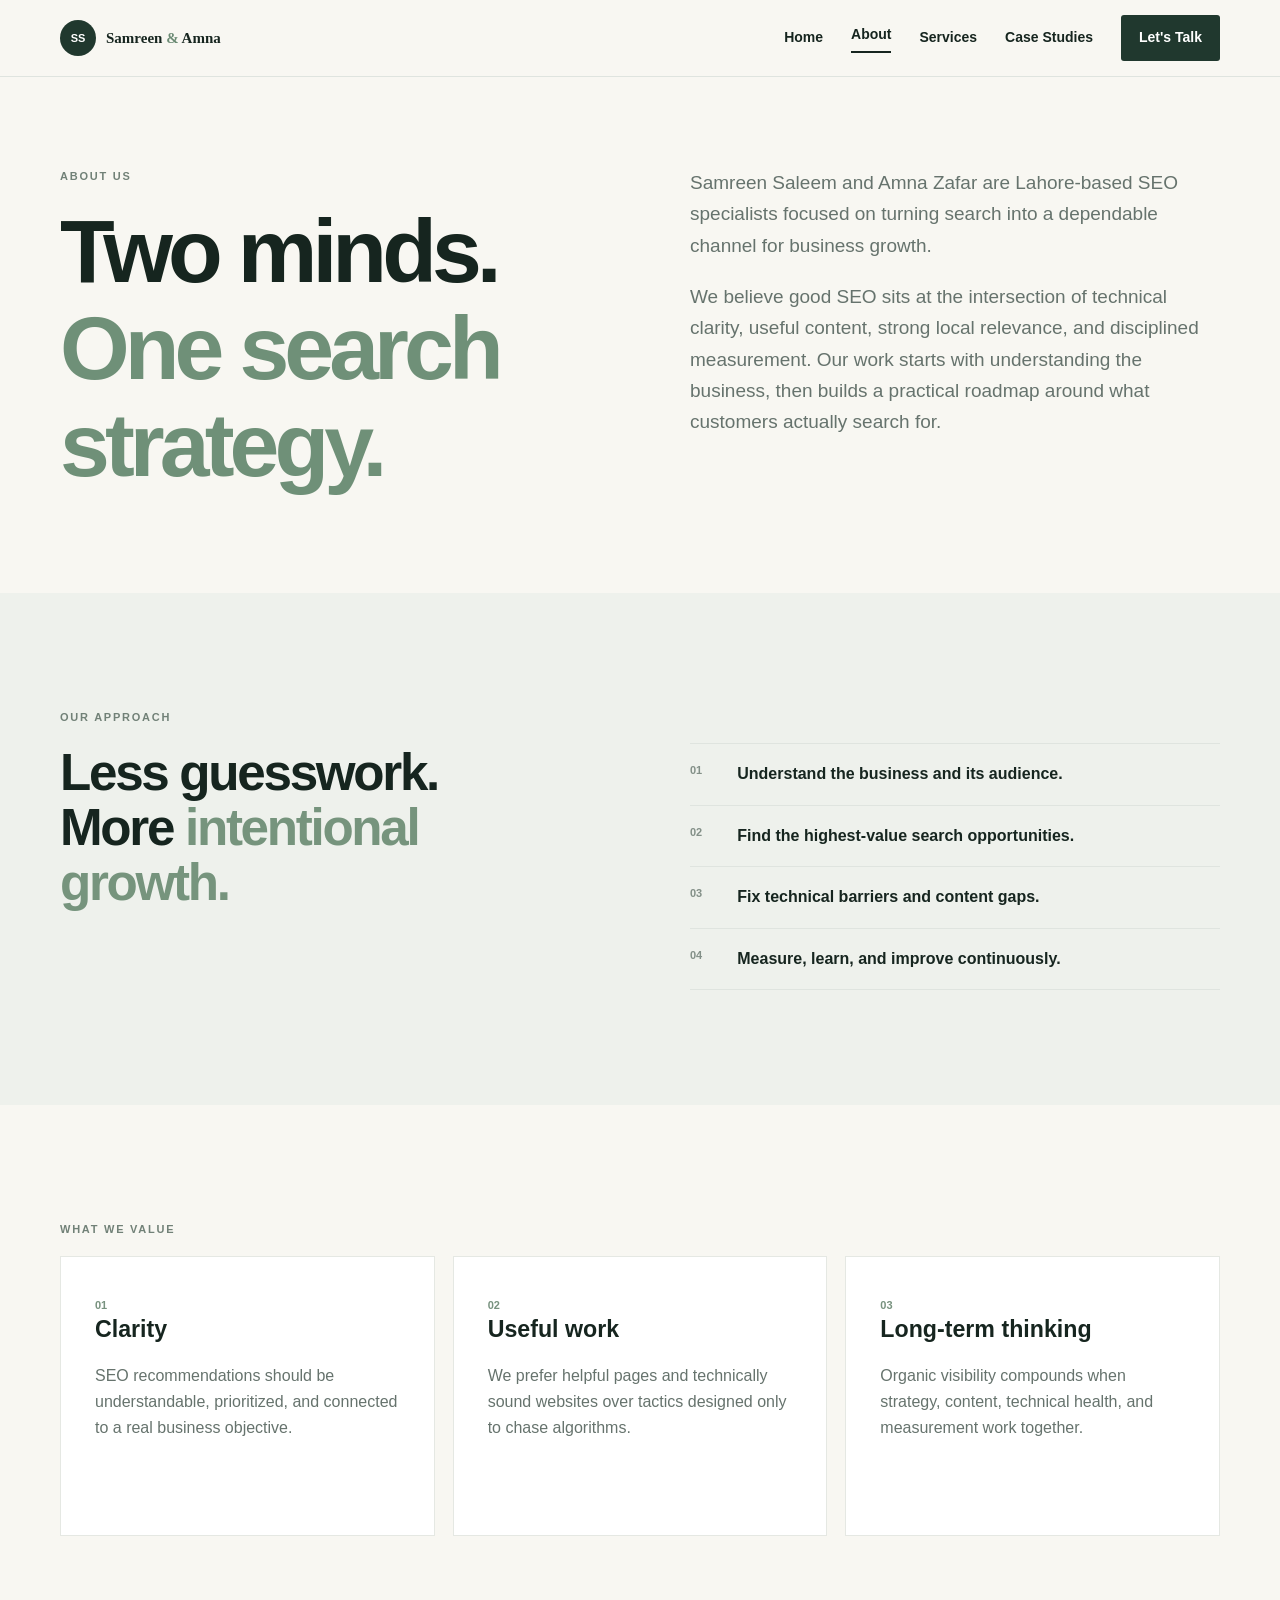
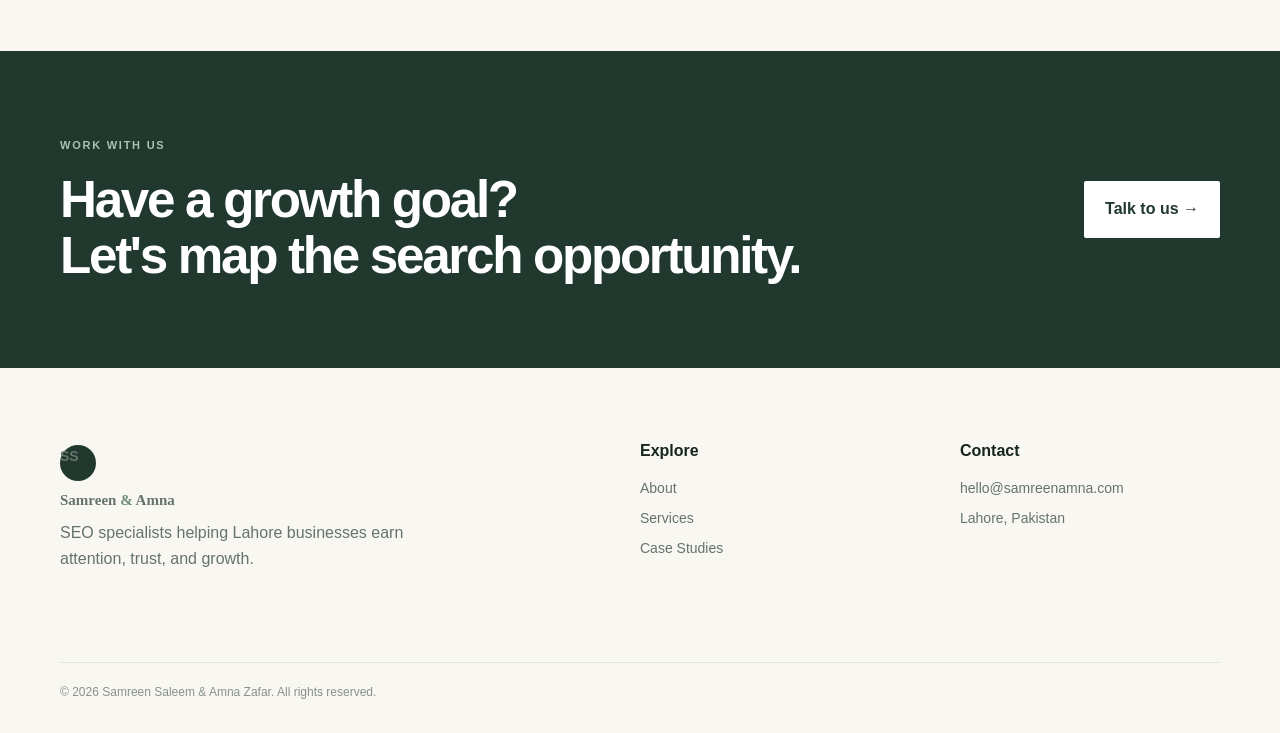
<file: about.html>
<!doctype html><html lang="en"><head><meta charset="utf-8"><meta name="viewport" content="width=device-width,initial-scale=1"><meta name="theme-color" content="#20382e"><title>About Samreen Saleem & Amna Zafar | SEO Specialists Lahore</title><meta name="description" content="Meet Samreen Saleem and Amna Zafar, SEO specialists helping businesses in Lahore build sustainable organic growth."><link rel="canonical" href="https://henrybella2211-coder.github.io/samreen-amna-seo/about.html"><link rel="stylesheet" href="assets/style.css"></head><body><header class="site-header"><div class="container nav"><a class="brand" href="index.html"><span>SS</span><strong>Samreen <i>&</i> Amna</strong></a><button class="menu" aria-label="Toggle navigation">☰</button><nav><a href="index.html">Home</a><a class="active" href="about.html">About</a><a href="services.html">Services</a><a href="case-studies.html">Case Studies</a><a class="nav-cta" href="contact.html">Let's Talk</a></nav></div></header><main><section class="hero"><div class="container two-col"><div><p class="eyebrow">ABOUT US</p><h1>Two minds.<br><span>One search strategy.</span></h1></div><div><p class="lead">Samreen Saleem and Amna Zafar are Lahore-based SEO specialists focused on turning search into a dependable channel for business growth.</p><p class="body-copy">We believe good SEO sits at the intersection of technical clarity, useful content, strong local relevance, and disciplined measurement. Our work starts with understanding the business, then builds a practical roadmap around what customers actually search for.</p></div></div></section><section class="section soft"><div class="container two-col"><div><p class="eyebrow">OUR APPROACH</p><h2>Less guesswork.<br>More <em>intentional growth.</em></h2></div><div class="mini-list"><div><b>01</b><span>Understand the business and its audience.</span></div><div><b>02</b><span>Find the highest-value search opportunities.</span></div><div><b>03</b><span>Fix technical barriers and content gaps.</span></div><div><b>04</b><span>Measure, learn, and improve continuously.</span></div></div></div></section><section class="section"><div class="container"><p class="eyebrow">WHAT WE VALUE</p><div class="cards"><article><span class="num">01</span><h3>Clarity</h3><p>SEO recommendations should be understandable, prioritized, and connected to a real business objective.</p></article><article><span class="num">02</span><h3>Useful work</h3><p>We prefer helpful pages and technically sound websites over tactics designed only to chase algorithms.</p></article><article><span class="num">03</span><h3>Long-term thinking</h3><p>Organic visibility compounds when strategy, content, technical health, and measurement work together.</p></article></div></div></section><section class="cta"><div class="container cta-inner"><div><p class="eyebrow">WORK WITH US</p><h2>Have a growth goal?<br>Let's map the search opportunity.</h2></div><a class="btn light" href="contact.html">Talk to us →</a></div></section></main><footer><div class="container footer-grid"><div><a class="brand" href="index.html"><span>SS</span><strong>Samreen <i>&</i> Amna</strong></a><p>SEO specialists helping Lahore businesses earn attention, trust, and growth.</p></div><div><b>Explore</b><a href="about.html">About</a><a href="services.html">Services</a><a href="case-studies.html">Case Studies</a></div><div><b>Contact</b><a href="mailto:hello@samreenamna.com">hello@samreenamna.com</a><span>Lahore, Pakistan</span></div></div><div class="container copyright">© 2026 Samreen Saleem & Amna Zafar. All rights reserved.</div></footer><script src="assets/script.js"></script></body></html>
</file>
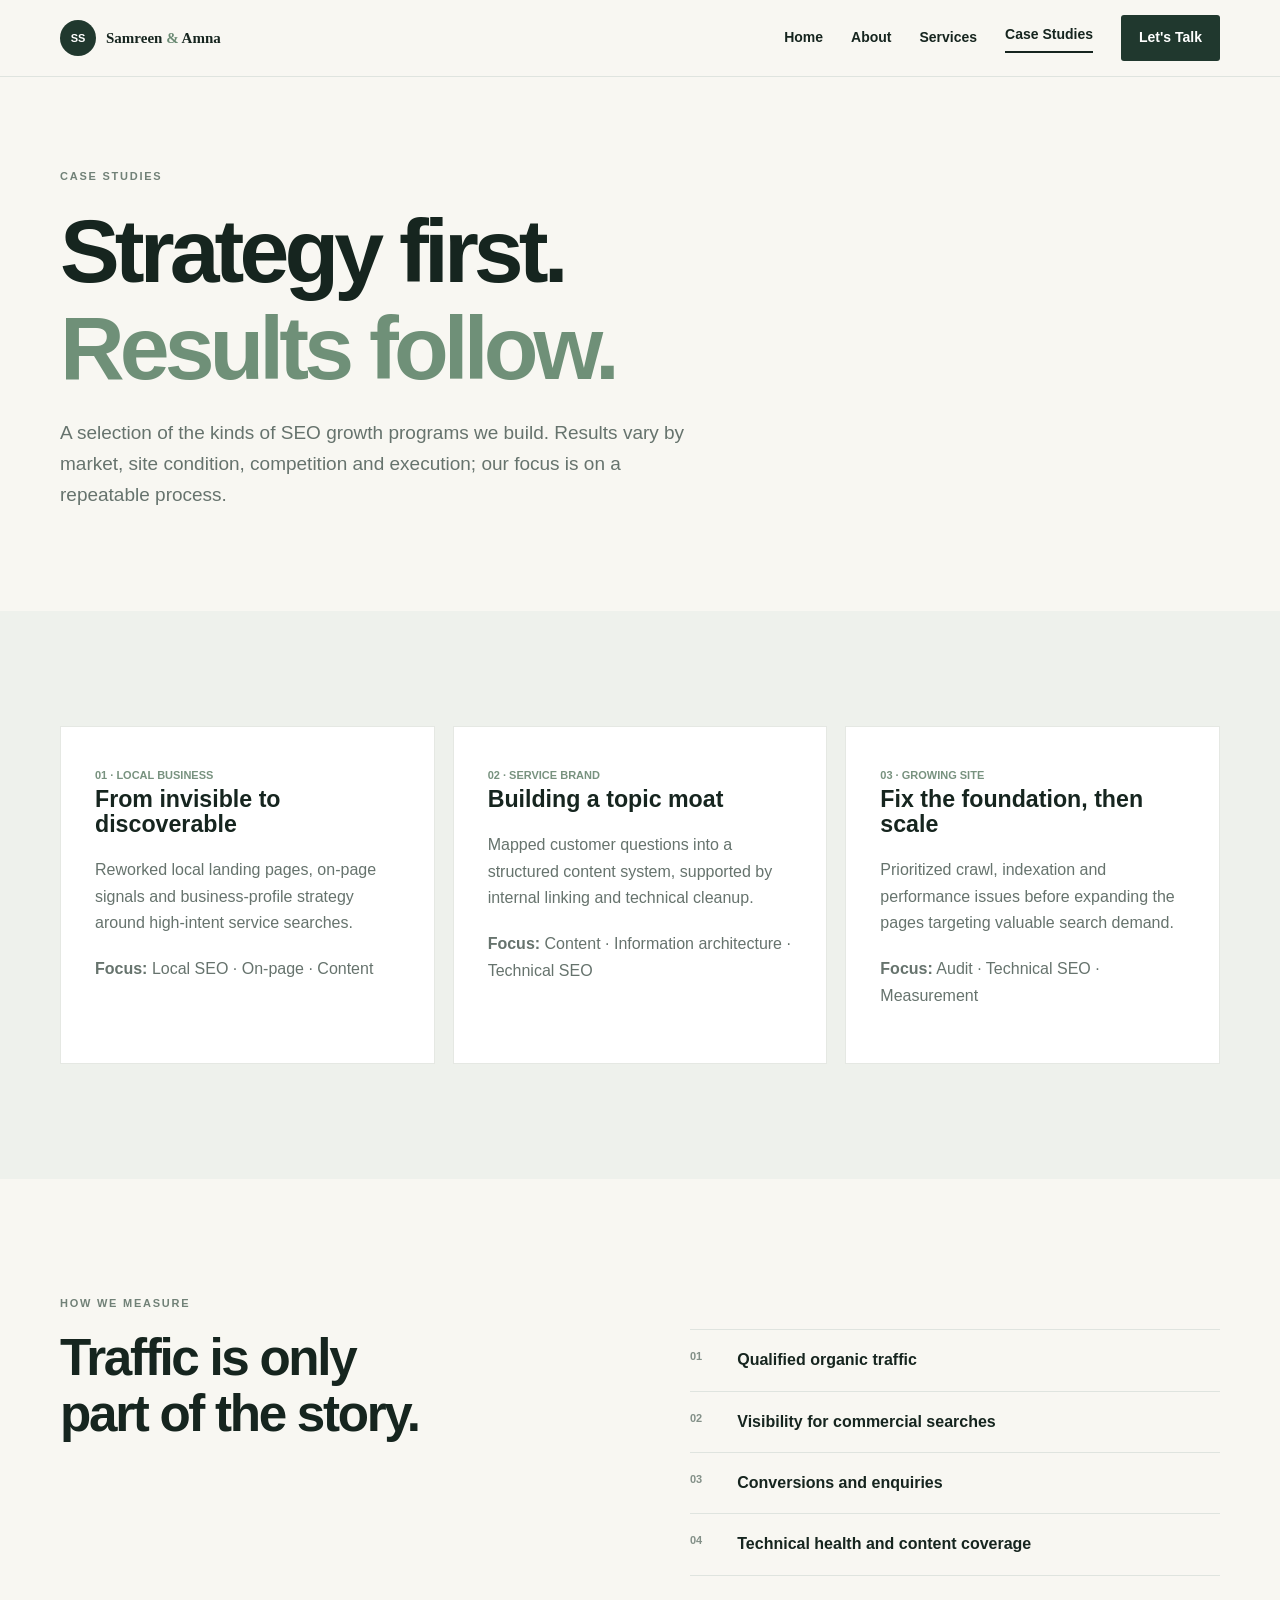
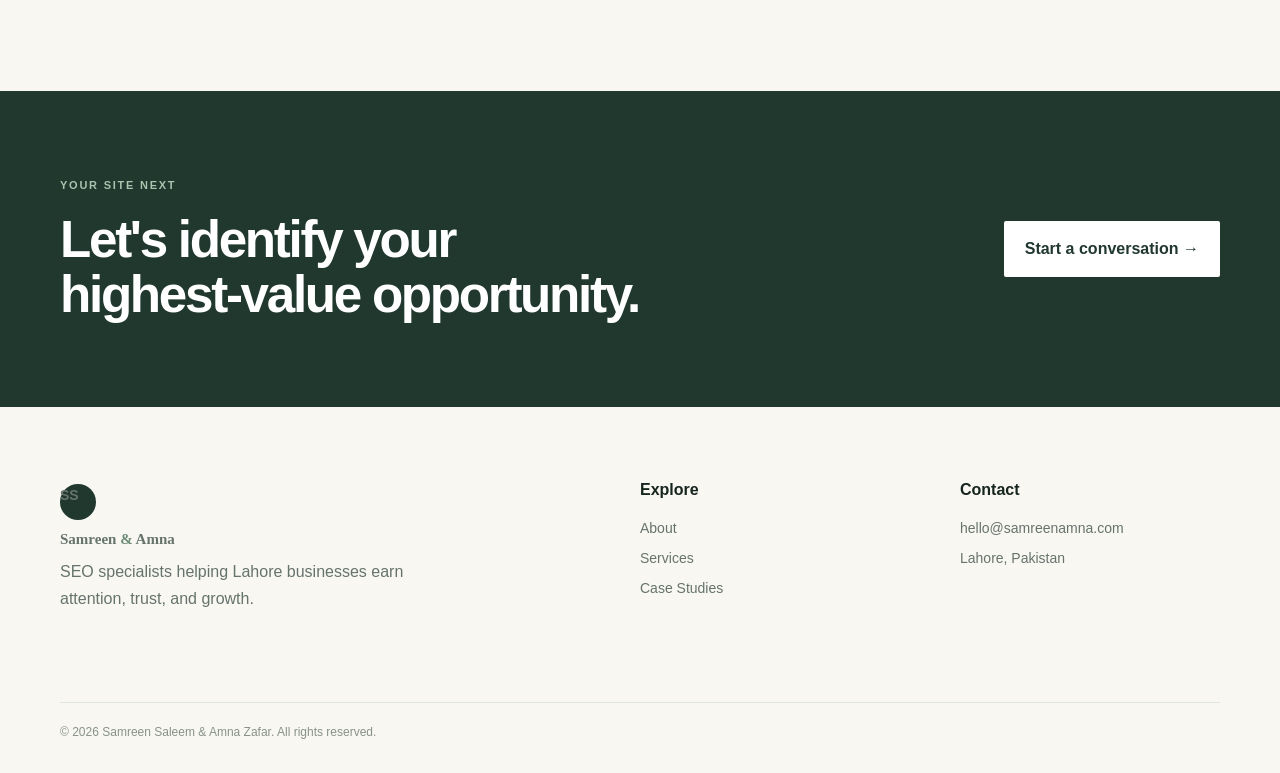
<file: case-studies.html>
<!doctype html><html lang="en"><head><meta charset="utf-8"><meta name="viewport" content="width=device-width,initial-scale=1"><meta name="theme-color" content="#20382e"><title>SEO Case Studies | Samreen Saleem & Amna Zafar</title><meta name="description" content="Selected SEO project frameworks and measurement approaches from Samreen Saleem and Amna Zafar."><link rel="canonical" href="https://henrybella2211-coder.github.io/samreen-amna-seo/case-studies.html"><link rel="stylesheet" href="assets/style.css"></head><body><header class="site-header"><div class="container nav"><a class="brand" href="index.html"><span>SS</span><strong>Samreen <i>&</i> Amna</strong></a><button class="menu" aria-label="Toggle navigation">☰</button><nav><a href="index.html">Home</a><a href="about.html">About</a><a href="services.html">Services</a><a class="active" href="case-studies.html">Case Studies</a><a class="nav-cta" href="contact.html">Let's Talk</a></nav></div></header><main><section class="hero"><div class="container"><p class="eyebrow">CASE STUDIES</p><h1>Strategy first.<br><span>Results follow.</span></h1><p class="lead">A selection of the kinds of SEO growth programs we build. Results vary by market, site condition, competition and execution; our focus is on a repeatable process.</p></div></section><section class="section soft"><div class="container"><div class="cards"><article><span class="num">01 · LOCAL BUSINESS</span><h3>From invisible to discoverable</h3><p>Reworked local landing pages, on-page signals and business-profile strategy around high-intent service searches.</p><p><b>Focus:</b> Local SEO · On-page · Content</p></article><article><span class="num">02 · SERVICE BRAND</span><h3>Building a topic moat</h3><p>Mapped customer questions into a structured content system, supported by internal linking and technical cleanup.</p><p><b>Focus:</b> Content · Information architecture · Technical SEO</p></article><article><span class="num">03 · GROWING SITE</span><h3>Fix the foundation, then scale</h3><p>Prioritized crawl, indexation and performance issues before expanding the pages targeting valuable search demand.</p><p><b>Focus:</b> Audit · Technical SEO · Measurement</p></article></div></div></section><section class="section"><div class="container two-col"><div><p class="eyebrow">HOW WE MEASURE</p><h2>Traffic is only<br>part of the story.</h2></div><div class="mini-list"><div><b>01</b><span>Qualified organic traffic</span></div><div><b>02</b><span>Visibility for commercial searches</span></div><div><b>03</b><span>Conversions and enquiries</span></div><div><b>04</b><span>Technical health and content coverage</span></div></div></div></section><section class="cta"><div class="container cta-inner"><div><p class="eyebrow">YOUR SITE NEXT</p><h2>Let's identify your<br>highest-value opportunity.</h2></div><a class="btn light" href="contact.html">Start a conversation →</a></div></section></main><footer><div class="container footer-grid"><div><a class="brand" href="index.html"><span>SS</span><strong>Samreen <i>&</i> Amna</strong></a><p>SEO specialists helping Lahore businesses earn attention, trust, and growth.</p></div><div><b>Explore</b><a href="about.html">About</a><a href="services.html">Services</a><a href="case-studies.html">Case Studies</a></div><div><b>Contact</b><a href="mailto:hello@samreenamna.com">hello@samreenamna.com</a><span>Lahore, Pakistan</span></div></div><div class="container copyright">© 2026 Samreen Saleem & Amna Zafar. All rights reserved.</div></footer><script src="assets/script.js"></script></body></html>
</file>
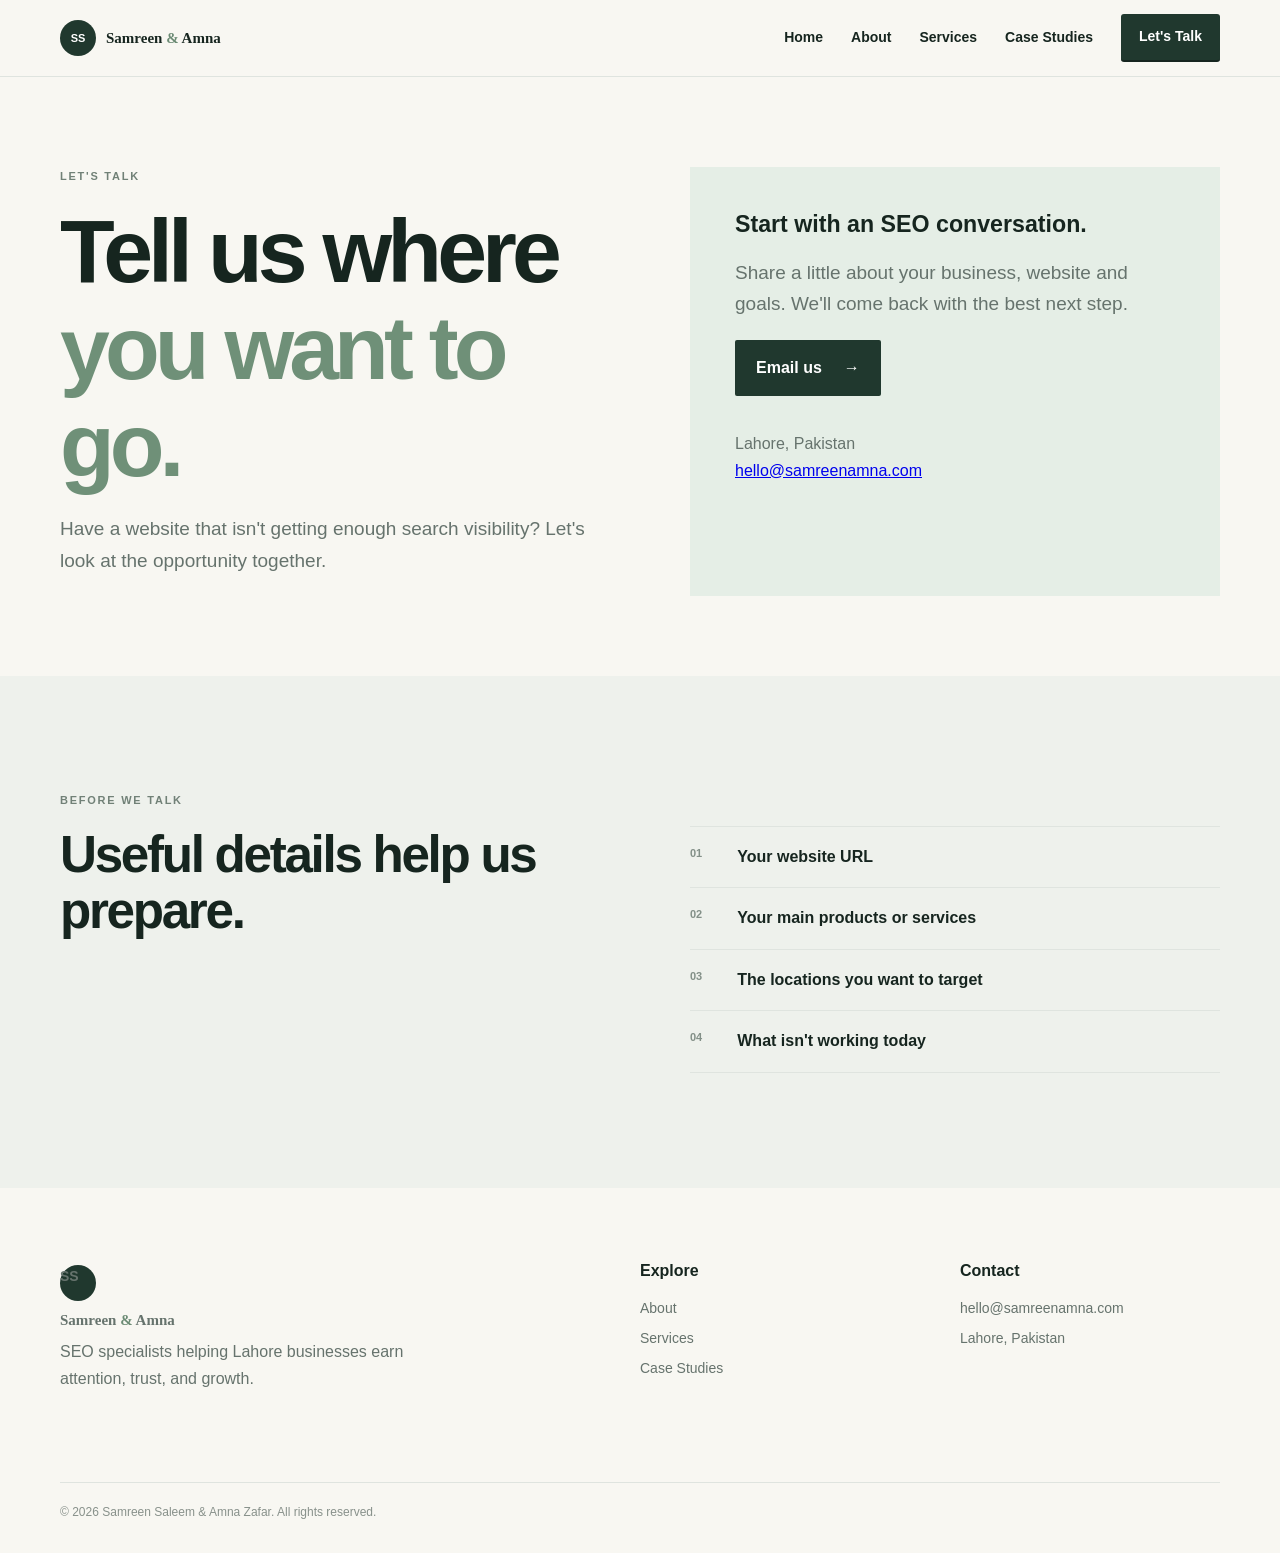
<file: contact.html>
<!doctype html><html lang="en"><head><meta charset="utf-8"><meta name="viewport" content="width=device-width,initial-scale=1"><meta name="theme-color" content="#20382e"><title>Contact SEO Specialists in Lahore | Samreen & Amna</title><meta name="description" content="Contact Samreen Saleem and Amna Zafar for SEO consulting and services in Lahore."><link rel="canonical" href="https://henrybella2211-coder.github.io/samreen-amna-seo/contact.html"><link rel="stylesheet" href="assets/style.css"></head><body><header class="site-header"><div class="container nav"><a class="brand" href="index.html"><span>SS</span><strong>Samreen <i>&</i> Amna</strong></a><button class="menu" aria-label="Toggle navigation">☰</button><nav><a href="index.html">Home</a><a href="about.html">About</a><a href="services.html">Services</a><a href="case-studies.html">Case Studies</a><a class="nav-cta active" href="contact.html">Let's Talk</a></nav></div></header><main><section class="hero"><div class="container two-col"><div><p class="eyebrow">LET'S TALK</p><h1>Tell us where<br><span>you want to go.</span></h1><p class="lead">Have a website that isn't getting enough search visibility? Let's look at the opportunity together.</p></div><div class="hero-card" style="background:#e5eee6;padding:45px"><h3>Start with an SEO conversation.</h3><p class="body-copy">Share a little about your business, website and goals. We'll come back with the best next step.</p><a class="btn primary" href="mailto:hello@samreenamna.com?subject=SEO%20Consultation">Email us <b>→</b></a><p style="margin-top:35px;color:#66736d">Lahore, Pakistan<br><a href="mailto:hello@samreenamna.com">hello@samreenamna.com</a></p></div></div></section><section class="section soft"><div class="container two-col"><div><p class="eyebrow">BEFORE WE TALK</p><h2>Useful details help us prepare.</h2></div><div class="mini-list"><div><b>01</b><span>Your website URL</span></div><div><b>02</b><span>Your main products or services</span></div><div><b>03</b><span>The locations you want to target</span></div><div><b>04</b><span>What isn't working today</span></div></div></div></section></main><footer><div class="container footer-grid"><div><a class="brand" href="index.html"><span>SS</span><strong>Samreen <i>&</i> Amna</strong></a><p>SEO specialists helping Lahore businesses earn attention, trust, and growth.</p></div><div><b>Explore</b><a href="about.html">About</a><a href="services.html">Services</a><a href="case-studies.html">Case Studies</a></div><div><b>Contact</b><a href="mailto:hello@samreenamna.com">hello@samreenamna.com</a><span>Lahore, Pakistan</span></div></div><div class="container copyright">© 2026 Samreen Saleem & Amna Zafar. All rights reserved.</div></footer><script src="assets/script.js"></script></body></html>
</file>
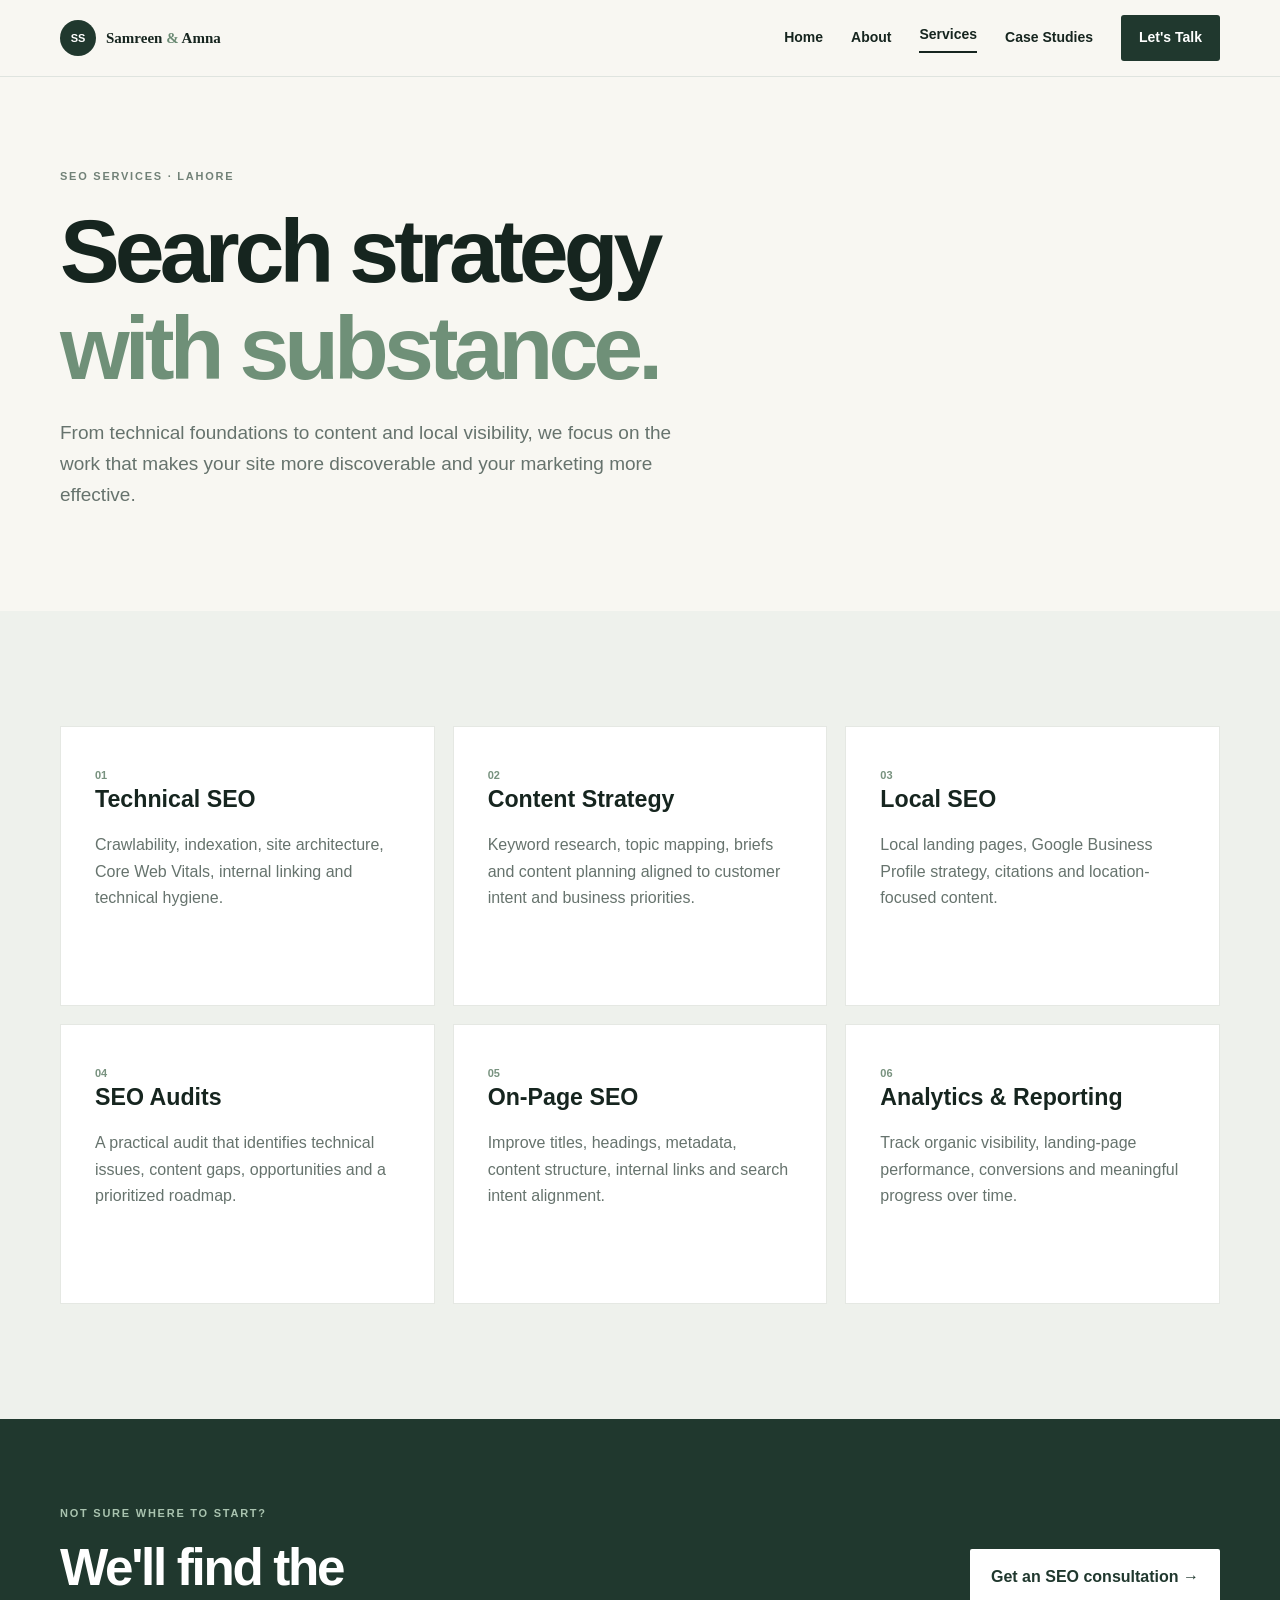
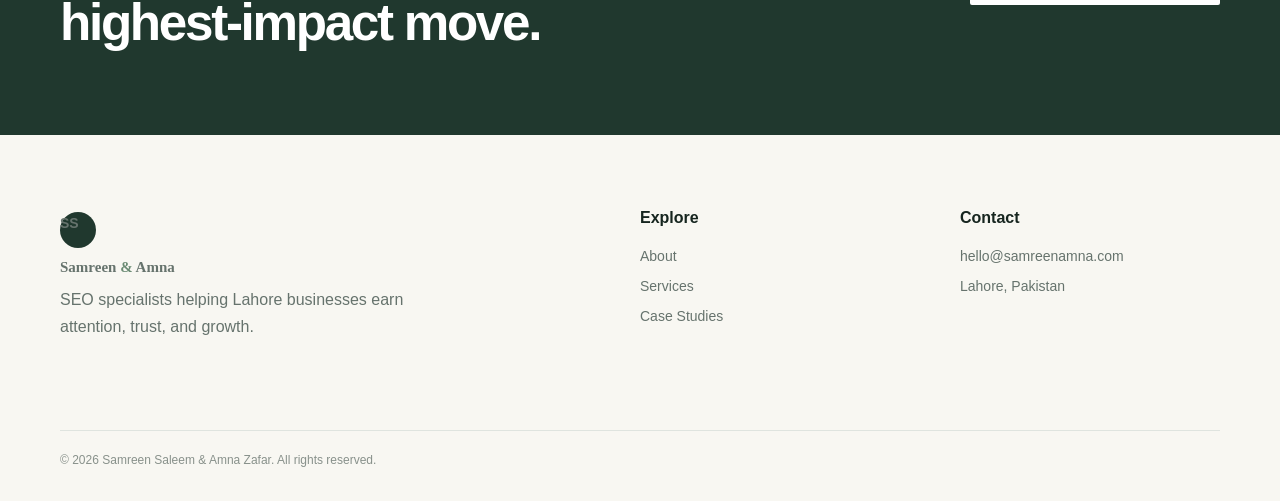
<file: services.html>
<!doctype html><html lang="en"><head><meta charset="utf-8"><meta name="viewport" content="width=device-width,initial-scale=1"><meta name="theme-color" content="#20382e"><title>SEO Services in Lahore | Samreen Saleem & Amna Zafar</title><meta name="description" content="Technical SEO, content strategy, local SEO, audits and analytics for businesses in Lahore."><link rel="canonical" href="https://henrybella2211-coder.github.io/samreen-amna-seo/services.html"><link rel="stylesheet" href="assets/style.css"></head><body><header class="site-header"><div class="container nav"><a class="brand" href="index.html"><span>SS</span><strong>Samreen <i>&</i> Amna</strong></a><button class="menu" aria-label="Toggle navigation">☰</button><nav><a href="index.html">Home</a><a href="about.html">About</a><a class="active" href="services.html">Services</a><a href="case-studies.html">Case Studies</a><a class="nav-cta" href="contact.html">Let's Talk</a></nav></div></header><main><section class="hero"><div class="container"><p class="eyebrow">SEO SERVICES · LAHORE</p><h1>Search strategy<br><span>with substance.</span></h1><p class="lead">From technical foundations to content and local visibility, we focus on the work that makes your site more discoverable and your marketing more effective.</p></div></section><section class="section soft"><div class="container"><div class="cards"><article id="technical"><span class="num">01</span><h3>Technical SEO</h3><p>Crawlability, indexation, site architecture, Core Web Vitals, internal linking and technical hygiene.</p></article><article id="content"><span class="num">02</span><h3>Content Strategy</h3><p>Keyword research, topic mapping, briefs and content planning aligned to customer intent and business priorities.</p></article><article id="local"><span class="num">03</span><h3>Local SEO</h3><p>Local landing pages, Google Business Profile strategy, citations and location-focused content.</p></article><article><span class="num">04</span><h3>SEO Audits</h3><p>A practical audit that identifies technical issues, content gaps, opportunities and a prioritized roadmap.</p></article><article><span class="num">05</span><h3>On-Page SEO</h3><p>Improve titles, headings, metadata, content structure, internal links and search intent alignment.</p></article><article><span class="num">06</span><h3>Analytics & Reporting</h3><p>Track organic visibility, landing-page performance, conversions and meaningful progress over time.</p></article></div></div></section><section class="cta"><div class="container cta-inner"><div><p class="eyebrow">NOT SURE WHERE TO START?</p><h2>We'll find the<br>highest-impact move.</h2></div><a class="btn light" href="contact.html">Get an SEO consultation →</a></div></section></main><footer><div class="container footer-grid"><div><a class="brand" href="index.html"><span>SS</span><strong>Samreen <i>&</i> Amna</strong></a><p>SEO specialists helping Lahore businesses earn attention, trust, and growth.</p></div><div><b>Explore</b><a href="about.html">About</a><a href="services.html">Services</a><a href="case-studies.html">Case Studies</a></div><div><b>Contact</b><a href="mailto:hello@samreenamna.com">hello@samreenamna.com</a><span>Lahore, Pakistan</span></div></div><div class="container copyright">© 2026 Samreen Saleem & Amna Zafar. All rights reserved.</div></footer><script src="assets/script.js"></script></body></html>
</file>
<file: assets/style.css>
:root{--ink:#16251f;--muted:#66736d;--paper:#f8f7f2;--white:#fff;--sage:#a8c2ad;--line:#dfe4df;--accent:#dce9dc;--dark:#20382e}*{box-sizing:border-box}html{scroll-behavior:smooth}body{margin:0;background:var(--paper);color:var(--ink);font-family:'DM Sans',sans-serif;line-height:1.65}h1,h2,h3{font-family:Manrope,sans-serif;line-height:1.08;margin:0 0 20px}h1{font-size:clamp(3.2rem,7vw,6.5rem);letter-spacing:-.055em}h2{font-size:clamp(2.2rem,4vw,4rem);letter-spacing:-.045em}h3{font-size:1.45rem}p{margin:0 0 20px}.container{width:min(1160px,calc(100% - 40px));margin:auto}.site-header{border-bottom:1px solid var(--line);background:rgba(248,247,242,.94);backdrop-filter:blur(12px);position:sticky;top:0;z-index:10}.nav{height:76px;display:flex;align-items:center;justify-content:space-between}.brand{display:flex;align-items:center;gap:10px;text-decoration:none;color:var(--ink)}.brand span{display:grid;place-items:center;width:36px;height:36px;background:var(--dark);color:#fff;border-radius:50%;font-size:11px;font-weight:700}.brand strong{font-family:Manrope;font-size:15px}.brand i{font-style:normal;color:#6b8b74}nav{display:flex;align-items:center;gap:28px}nav a,.text-link{color:var(--ink);text-decoration:none;font-weight:600;font-size:14px}.active{border-bottom:2px solid var(--ink);padding-bottom:4px}.nav-cta{background:var(--dark);color:#fff!important;padding:11px 18px;border-radius:3px}.menu{display:none;border:0;background:none;font-size:22px}.hero{padding:90px 0 80px}.hero-grid{display:grid;grid-template-columns:1.02fr .98fr;gap:70px;align-items:center}.eyebrow{font-size:11px;letter-spacing:.16em;font-weight:800;color:#718177;margin-bottom:18px}.hero h1 span{font-family:inherit;color:#6f9078}.lead{font-size:19px;max-width:650px;color:var(--muted);line-height:1.65}.actions{display:flex;align-items:center;gap:25px;margin:32px 0}.btn{display:inline-flex;align-items:center;gap:22px;padding:15px 21px;text-decoration:none;font-weight:700;border-radius:2px}.btn.primary{background:var(--dark);color:#fff}.btn.light{background:#fff;color:var(--dark)}.hero-card{position:relative}.hero-card img{display:block;width:100%;height:580px;object-fit:cover;filter:saturate(.72)}.floating{position:absolute;left:-30px;bottom:30px;background:#fff;padding:16px 20px;display:flex;align-items:center;gap:13px;box-shadow:0 14px 45px #17271d20}.floating span{width:35px;height:35px;display:grid;place-items:center;background:var(--accent);border-radius:50%}.floating strong,.floating small{display:block}.floating small{color:var(--muted);font-size:12px}.proof{display:flex;gap:38px;margin-top:34px}.proof strong,.proof small{display:block}.proof strong{font-family:Manrope}.proof small{font-size:11px;color:var(--muted)}.strip{border-block:1px solid var(--line);padding:21px 0}.strip-grid{display:flex;justify-content:space-between;gap:20px;color:#758078;font-size:10px;letter-spacing:.14em;font-weight:800}.section{padding:115px 0}.soft{background:#eef1ec}.two-col{display:grid;grid-template-columns:1fr 1fr;gap:100px}.two-col em{font-style:normal;color:#76947d}.body-copy{font-size:19px;color:var(--muted);max-width:550px}.mini-list{margin-top:35px;border-top:1px solid var(--line)}.mini-list div{display:flex;gap:35px;padding:17px 0;border-bottom:1px solid var(--line);font-weight:600}.mini-list b{font-size:11px;color:#839088}.section-head{display:flex;justify-content:space-between;align-items:end;margin-bottom:45px}.cards{display:grid;grid-template-columns:repeat(3,1fr);gap:18px}.cards article{background:#fff;padding:34px;min-height:280px;border:1px solid #e5e8e3}.num{font-size:11px;color:#78927f;font-weight:800}.cards p{color:var(--muted)}.cards a{color:var(--ink);font-size:13px;font-weight:700;text-decoration:none}.faq-section{background:#fff}.faq-list{border-top:1px solid var(--line)}.faq-list details{border-bottom:1px solid var(--line)}.faq-list summary{list-style:none;cursor:pointer;padding:22px 42px 22px 0;font-family:Manrope;font-size:18px;font-weight:700;position:relative}.faq-list summary::-webkit-details-marker{display:none}.faq-list summary::after{content:'+';position:absolute;right:8px;top:17px;font-family:'DM Sans',sans-serif;font-size:28px;font-weight:400;color:#718177;transition:transform .2s ease}.faq-list details[open] summary::after{transform:rotate(45deg)}.faq-list p{max-width:650px;color:var(--muted);padding:0 40px 22px 0;margin:0}.faq-list details:focus-within summary{outline:2px solid var(--sage);outline-offset:4px}.cta{background:var(--dark);color:#fff;padding:85px 0}.cta .eyebrow{color:#a9c3af}.cta-inner{display:flex;justify-content:space-between;align-items:center;gap:40px}.cta h2{margin:0}.footer-grid{display:grid;grid-template-columns:2fr 1fr 1fr;gap:60px;padding:70px 0}.footer-grid p{color:var(--muted);max-width:350px}.footer-grid b{display:block;margin-bottom:13px}.footer-grid a,.footer-grid span{display:block;color:var(--muted);text-decoration:none;margin:7px 0;font-size:14px}.copyright{border-top:1px solid var(--line);padding:20px 0 30px;color:#88918b;font-size:12px}@media(max-width:800px){.container{width:min(100% - 28px,600px)}nav{display:none;position:absolute;top:76px;left:0;right:0;background:var(--paper);padding:20px;flex-direction:column;align-items:flex-start;border-bottom:1px solid var(--line)}nav.open{display:flex}.menu{display:block}.hero{padding:60px 0}.hero-grid,.two-col{grid-template-columns:1fr;gap:45px}.hero-card img{height:430px}.floating{left:12px}.strip-grid{flex-wrap:wrap}.cards{grid-template-columns:1fr}.section{padding:75px 0}.section-head,.cta-inner{align-items:flex-start;flex-direction:column}.footer-grid{grid-template-columns:1fr;gap:30px;padding:55px 0}}
</file>
